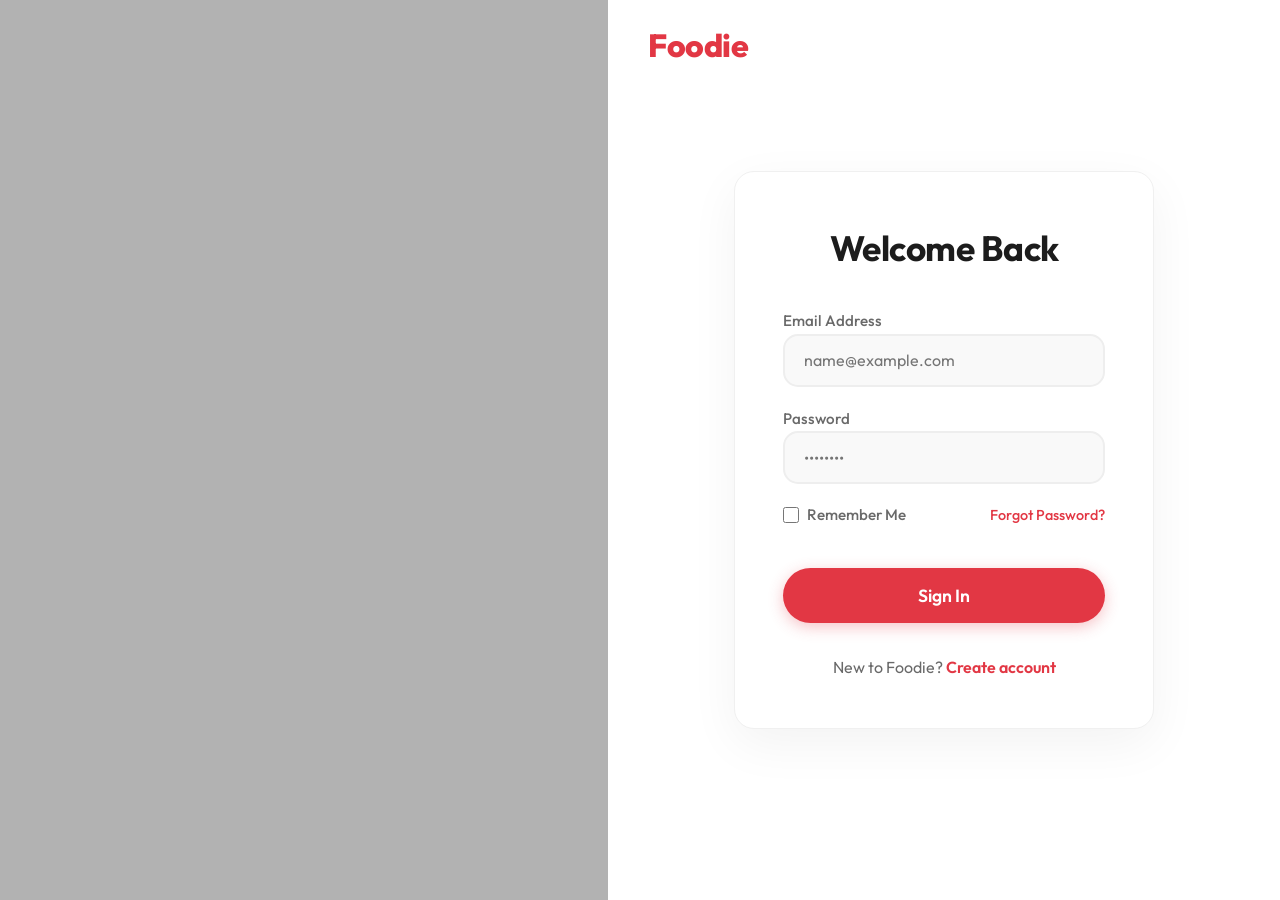
<file: Frontend/login.html>
<!DOCTYPE html>
<html lang="en">
<head>
    <meta charset="UTF-8">
    <meta name="viewport" content="width=device-width, initial-scale=1.0">
    <title>Food Delivery App - Login</title>
    <link rel="stylesheet" href="css/style.css">
    <style>
        /* Auth specific overrides */
        body {
            background-color: var(--white);
            display: block;
        }
        .auth-container {
            display: flex;
            min-height: 100vh;
        }
        .auth-image {
            flex: 1;
            background: linear-gradient(rgba(0, 0, 0, 0.3), rgba(0, 0, 0, 0.3)), url('https://images.unsplash.com/photo-1504674900247-0877df9cc836?auto=format&fit=crop&w=1000&q=80') center/cover no-repeat;
            display: none;
        }
        .auth-form-section {
            flex: 1;
            display: flex;
            flex-direction: column;
            justify-content: center;
            align-items: center;
            padding: 2rem;
            position: relative;
        }
        .auth-nav {
            position: absolute;
            top: 20px;
            left: 40px;
        }
        .auth-nav .logo {
            font-size: 2rem;
        }
        .auth-card {
            width: 100%;
            max-width: 420px;
            padding: 3rem;
            border-radius: 20px;
            background: var(--white);
            box-shadow: 0 15px 50px rgba(0,0,0,0.05);
            border: 1px solid #f0f0f0;
        }
        .auth-card h2 {
            text-align: center;
            font-size: 2.2rem;
            color: var(--secondary);
            margin-bottom: 2rem;
            letter-spacing: -0.5px;
        }
        .form-group label {
            font-size: 0.95rem;
            color: var(--text-muted);
            font-weight: 500;
        }
        .form-control {
            background: #f9f9f9;
            border-color: #eee;
            padding: 0.9rem 1.2rem;
        }
        .form-control:focus {
            background: var(--white);
            border-color: var(--primary);
            box-shadow: 0 0 0 4px rgba(226, 55, 68, 0.1);
        }
        .auth-card .btn-primary {
            width: 100%;
            padding: 1rem;
            font-size: 1.1rem;
            margin-top: 1rem;
        }
        @media (min-width: 900px) {
            .auth-image {
                display: block;
            }
        }
    </style>
</head>
<body>
    <div id="toast-container"></div>
    
    <div class="auth-container">
        <div class="auth-image"></div>
        <div class="auth-form-section">
            <div class="auth-nav">
                <a href="index.html" class="logo">Foodie</a>
            </div>
            
            <div class="auth-card">
                <h2>Welcome Back</h2>
                <form onsubmit="event.preventDefault(); window.location.href='index.html'; showToast('Logged in successfully!');">
                    <div class="form-group" style="margin-bottom: 1.2rem;">
                        <label>Email Address</label>
                        <input type="email" class="form-control" required placeholder="name@example.com">
                    </div>
                    <div class="form-group" style="margin-bottom: 1.2rem;">
                        <label>Password</label>
                        <input type="password" class="form-control" required placeholder="••••••••">
                    </div>
                    <div class="form-group" style="display: flex; justify-content: space-between; align-items: center; margin-bottom: 1.5rem;">
                        <div style="display: flex; align-items: center; gap: 8px;">
                            <input type="checkbox" id="remember" style="accent-color: var(--primary); width: 16px; height: 16px;">
                            <label for="remember" style="margin: 0; cursor: pointer;">Remember Me</label>
                        </div>
                        <a href="#" style="font-size: 0.9rem; color: var(--primary); text-decoration: none; font-weight: 500;">Forgot Password?</a>
                    </div>
                    <button type="submit" class="btn btn-primary">Sign In</button>
                </form>
                <p style="text-align: center; margin-top: 2rem; color: var(--text-muted);">
                    New to Foodie? <a href="register.html" style="color: var(--primary); font-weight: 600; text-decoration: none;">Create account</a>
                </p>
            </div>
        </div>
    </div>

    <script src="js/script.js"></script>
</body>
</html>
</file>
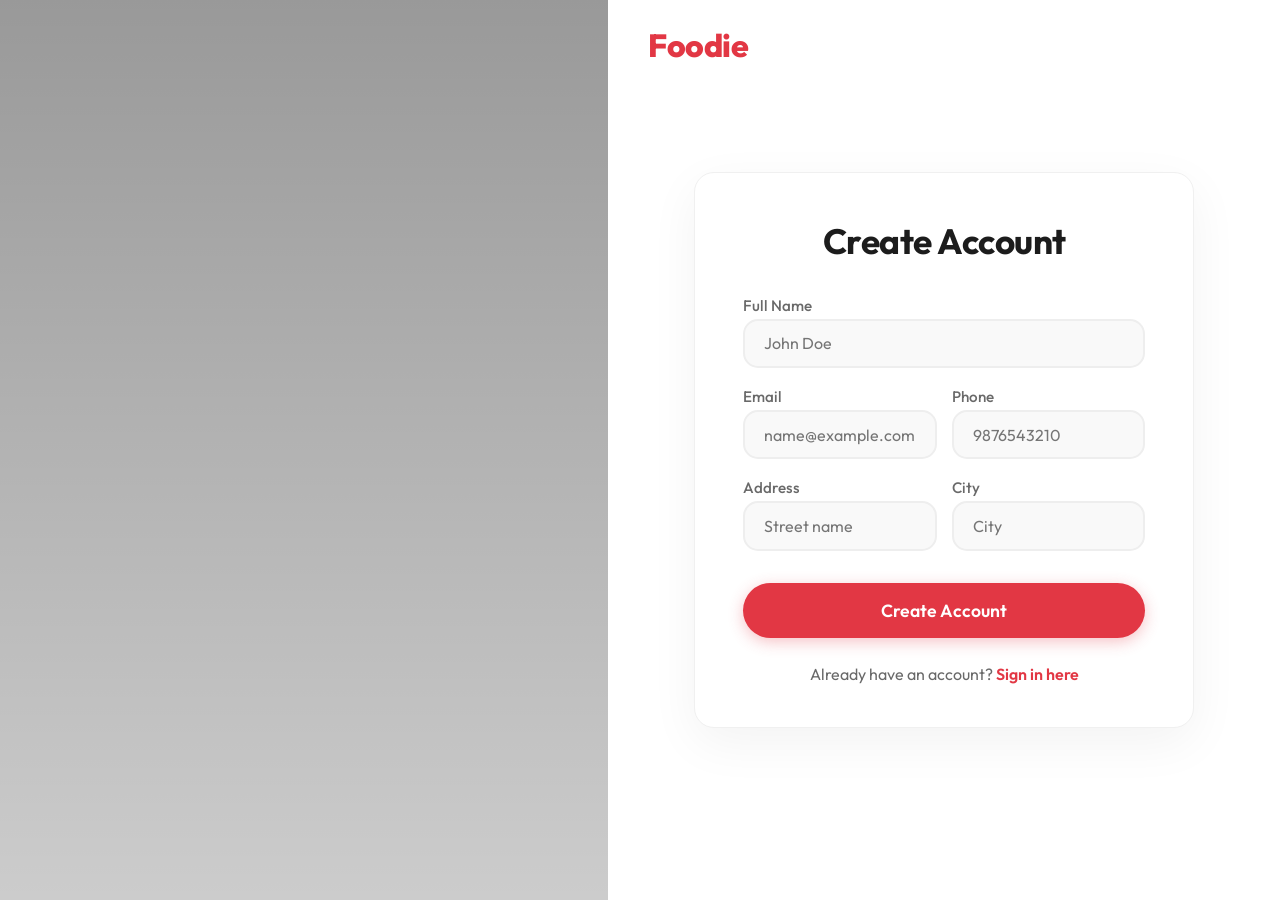
<file: Frontend/register.html>
<!DOCTYPE html>
<html lang="en">
<head>
    <meta charset="UTF-8">
    <meta name="viewport" content="width=device-width, initial-scale=1.0">
    <title>Food Delivery App - Register</title>
    <link rel="stylesheet" href="css/style.css">
    <style>
        /* Auth specific overrides */
        body {
            background-color: var(--white);
            display: block;
        }
        .auth-container {
            display: flex;
            min-height: 100vh;
        }
        .auth-image {
            flex: 1;
            background: linear-gradient(rgba(0, 0, 0, 0.4), rgba(0, 0, 0, 0.2)), url('https://images.unsplash.com/photo-1555939594-58d7cb561ad1?auto=format&fit=crop&w=1000&q=80') center/cover no-repeat;
            display: none;
        }
        .auth-form-section {
            flex: 1;
            display: flex;
            flex-direction: column;
            justify-content: center;
            align-items: center;
            padding: 2rem;
            position: relative;
        }
        .auth-nav {
            position: absolute;
            top: 20px;
            left: 40px;
        }
        .auth-nav .logo {
            font-size: 2rem;
        }
        .auth-card {
            width: 100%;
            max-width: 500px;
            padding: 2.5rem 3rem;
            border-radius: 20px;
            background: var(--white);
            box-shadow: 0 15px 50px rgba(0,0,0,0.05);
            border: 1px solid #f0f0f0;
        }
        .auth-card h2 {
            text-align: center;
            font-size: 2.2rem;
            color: var(--secondary);
            margin-bottom: 1.5rem;
            letter-spacing: -0.5px;
        }
        .form-group {
            margin-bottom: 1rem;
        }
        .form-group label {
            font-size: 0.95rem;
            color: var(--text-muted);
            font-weight: 500;
        }
        .form-control {
            background: #f9f9f9;
            border-color: #eee;
            padding: 0.8rem 1.2rem;
        }
        .form-control:focus {
            background: var(--white);
            border-color: var(--primary);
            box-shadow: 0 0 0 4px rgba(226, 55, 68, 0.1);
        }
        .auth-card .btn-primary {
            width: 100%;
            padding: 1rem;
            font-size: 1.1rem;
            margin-top: 1rem;
        }
        .row {
            display: flex;
            gap: 15px;
        }
        .col {
            flex: 1;
        }
        @media (min-width: 900px) {
            .auth-image {
                display: block;
            }
        }
    </style>
</head>
<body>
    <div id="loading-spinner" class="spinner"></div>
    <div id="toast-container"></div>
    
    <div class="auth-container">
        <div class="auth-image"></div>
        <div class="auth-form-section">
            <div class="auth-nav">
                <a href="index.html" class="logo">Foodie</a>
            </div>
            
            <div class="auth-card">
                <h2>Create Account</h2>
                <form id="register-form">
                    <div class="form-group">
                        <label>Full Name</label>
                        <input type="text" id="full_name" class="form-control" placeholder="John Doe" required>
                    </div>
                    <div class="row">
                        <div class="form-group col">
                            <label>Email</label>
                            <input type="email" id="email" class="form-control" placeholder="name@example.com" required>
                        </div>
                        <div class="form-group col">
                            <label>Phone</label>
                            <input type="text" id="phone" class="form-control" placeholder="9876543210" required>
                        </div>
                    </div>
                    <div class="row">
                        <div class="form-group col">
                            <label>Address</label>
                            <input type="text" id="address" class="form-control" placeholder="Street name" required>
                        </div>
                        <div class="form-group col">
                            <label>City</label>
                            <input type="text" id="city" class="form-control" placeholder="City" required>
                        </div>
                    </div>
                    
                    <button type="submit" class="btn btn-primary">Create Account</button>
                </form>
                <p style="text-align: center; margin-top: 1.5rem; color: var(--text-muted);">
                    Already have an account? <a href="login.html" style="color: var(--primary); font-weight: 600; text-decoration: none;">Sign in here</a>
                </p>
            </div>
        </div>
    </div>

    <script src="js/script.js"></script>
</body>
</html>
</file>
<file: Frontend/css/style.css>
@import url('https://fonts.googleapis.com/css2?family=Outfit:wght@300;400;500;600;700;800&display=swap');

:root {
    --primary: #E23744; /* Zomato/Swiggy like red */
    --primary-dark: #cb202d;
    --secondary: #1C1C1C;
    --background: #F8F9FA;
    --white: #ffffff;
    --text-main: #333333;
    --text-muted: #696969;
    --success: #219653;
    --danger: #E23744;
    --glass-bg: rgba(255, 255, 255, 0.9);
    --glass-border: rgba(255, 255, 255, 0.5);
    --shadow: 0 10px 40px rgba(0, 0, 0, 0.08);
    --shadow-hover: 0 15px 50px rgba(226, 55, 68, 0.15);
}

* {
    margin: 0;
    padding: 0;
    box-sizing: border-box;
    font-family: 'Outfit', sans-serif;
}

body {
    background-color: var(--background);
    color: var(--text-main);
    line-height: 1.6;
    min-height: 100vh;
    display: flex;
    flex-direction: column;
}

/* Navbar */
.navbar {
    background: var(--glass-bg);
    backdrop-filter: blur(20px);
    border-bottom: 1px solid var(--glass-border);
    padding: 1.2rem 5%;
    display: flex;
    justify-content: space-between;
    align-items: center;
    position: sticky;
    top: 0;
    z-index: 1000;
    box-shadow: 0 4px 20px rgba(0,0,0,0.05);
}

.logo {
    font-size: 1.8rem;
    font-weight: 800;
    color: var(--primary);
    text-decoration: none;
    letter-spacing: -0.5px;
}

.nav-links a {
    text-decoration: none;
    color: var(--text-main);
    margin-left: 2rem;
    font-weight: 500;
    font-size: 1.05rem;
    transition: color 0.3s ease;
}

.nav-links a:hover {
    color: var(--primary);
}

/* Hero Section */
.hero {
    background: linear-gradient(135deg, var(--primary) 0%, #ff6b81 100%);
    color: var(--white);
    padding: 6rem 5%;
    text-align: center;
    border-radius: 0 0 40px 40px;
    margin-bottom: 3rem;
    box-shadow: 0 10px 30px rgba(226, 55, 68, 0.3);
    position: relative;
    overflow: hidden;
}

.hero::after {
    content: '';
    position: absolute;
    top: 0; left: 0; right: 0; bottom: 0;
    background: url('https://www.transparenttextures.com/patterns/food.png');
    opacity: 0.1;
}

.hero h1 {
    font-size: 3.5rem;
    font-weight: 800;
    margin-bottom: 1rem;
    letter-spacing: -1px;
    position: relative;
    z-index: 2;
}

.hero p {
    font-size: 1.2rem;
    font-weight: 400;
    opacity: 0.9;
    margin-bottom: 2rem;
    position: relative;
    z-index: 2;
}

/* Container */
.container {
    padding: 2rem 5%;
    flex: 1;
}

h2 {
    font-size: 2.2rem;
    font-weight: 700;
    margin-bottom: 1.5rem;
    color: var(--secondary);
}

/* Buttons */
.btn {
    padding: 0.8rem 1.8rem;
    border: none;
    border-radius: 30px;
    cursor: pointer;
    font-weight: 600;
    font-size: 1rem;
    transition: all 0.3s cubic-bezier(0.25, 0.8, 0.25, 1);
}

.btn-primary {
    background-color: var(--primary);
    color: var(--white);
    box-shadow: 0 4px 15px rgba(226, 55, 68, 0.3);
}

.btn-primary:hover {
    transform: translateY(-3px);
    background-color: var(--primary-dark);
    box-shadow: 0 8px 25px rgba(226, 55, 68, 0.4);
}

/* Card Grids */
.grid {
    display: grid;
    grid-template-columns: repeat(auto-fill, minmax(300px, 1fr));
    gap: 2.5rem;
    margin-top: 1rem;
}

.card {
    background: var(--white);
    border-radius: 20px;
    overflow: hidden;
    box-shadow: var(--shadow);
    transition: all 0.3s cubic-bezier(0.25, 0.8, 0.25, 1);
    position: relative;
    display: flex;
    flex-direction: column;
}

.card:hover {
    transform: translateY(-8px);
    box-shadow: var(--shadow-hover);
}

.card-img {
    width: 100%;
    height: 220px;
    object-fit: cover;
    border-bottom: 1px solid #f0f0f0;
}

.card-body {
    padding: 1.5rem;
    flex: 1;
    display: flex;
    flex-direction: column;
}

.card h3 {
    margin-bottom: 0.5rem;
    color: var(--secondary);
    font-size: 1.4rem;
    font-weight: 700;
}

.card p {
    color: var(--text-muted);
    font-size: 0.95rem;
    margin-bottom: 0.5rem;
}

.card-footer {
    margin-top: auto;
    padding-top: 1rem;
    display: flex;
    justify-content: space-between;
    align-items: center;
    border-top: 1px solid #f0f0f0;
}

.badge {
    display: inline-block;
    padding: 0.4rem 1rem;
    border-radius: 20px;
    font-size: 0.8rem;
    font-weight: 700;
    text-transform: uppercase;
    letter-spacing: 0.5px;
}
.badge.available { background: #E8F5E9; color: #2E7D32; }
.badge.out-of-stock { background: #FFEBEE; color: #C62828; }
.badge.rating { background: var(--primary); color: white; }

/* Search & Inputs */
.form-control {
    width: 100%;
    padding: 1rem 1.5rem;
    border: 2px solid #eaeaea;
    border-radius: 15px;
    font-size: 1rem;
    transition: border-color 0.3s;
    background: var(--white);
}
.form-control:focus {
    outline: none;
    border-color: var(--primary);
}

/* PhonePe Modal */
.modal-overlay {
    display: none;
    position: fixed;
    top: 0; left: 0; width: 100%; height: 100%;
    background: rgba(0,0,0,0.6);
    backdrop-filter: blur(5px);
    z-index: 2000;
    justify-content: center;
    align-items: center;
}

.phonepe-modal {
    background: white;
    width: 90%;
    max-width: 400px;
    border-radius: 24px;
    padding: 2rem;
    text-align: center;
    box-shadow: 0 20px 60px rgba(0,0,0,0.2);
    position: relative;
    animation: modalPop 0.4s cubic-bezier(0.175, 0.885, 0.32, 1.275);
}

@keyframes modalPop {
    from { opacity: 0; transform: scale(0.8); }
    to { opacity: 1; transform: scale(1); }
}

.phonepe-logo {
    width: 150px;
    margin-bottom: 1rem;
}

.qr-code {
    width: 200px;
    height: 200px;
    background: url('https://upload.wikimedia.org/wikipedia/commons/d/d0/QR_code_for_mobile_English_Wikipedia.svg') no-repeat center center;
    background-size: cover;
    margin: 1rem auto;
    border: 10px solid white;
    box-shadow: 0 4px 15px rgba(0,0,0,0.1);
    border-radius: 12px;
}

.payment-loader {
    display: none;
    margin: 2rem auto;
}
.payment-loader div {
    width: 50px;
    height: 50px;
    border: 5px solid #eaeaea;
    border-top-color: #5f259f; /* PhonePe Purple */
    border-radius: 50%;
    animation: spin 1s infinite linear;
}

/* Toasts */
#toast-container {
    position: fixed;
    bottom: 30px;
    right: 30px;
    z-index: 9999;
}
.toast {
    background: var(--secondary);
    color: white;
    padding: 1.2rem 2rem;
    border-radius: 12px;
    font-weight: 500;
    margin-top: 15px;
    box-shadow: 0 10px 30px rgba(0,0,0,0.2);
    opacity: 0;
    transform: translateX(100%);
    animation: slideInRight 0.4s cubic-bezier(0.25, 0.8, 0.25, 1) forwards, slideOutRight 0.4s cubic-bezier(0.25, 0.8, 0.25, 1) forwards 3s;
}

@keyframes slideInRight {
    to { opacity: 1; transform: translateX(0); }
}
@keyframes slideOutRight {
    to { opacity: 0; transform: translateX(100%); }
}

/* Spinner */
.spinner {
    display: none;
    width: 50px;
    height: 50px;
    border: 5px solid #f3f3f3;
    border-top: 5px solid var(--primary);
    border-radius: 50%;
    animation: spin 1s linear infinite;
    margin: 40px auto;
}
@keyframes spin { 0% { transform: rotate(0deg); } 100% { transform: rotate(360deg); } }

/* Footer */
footer {
    background: var(--secondary);
    color: white;
    text-align: center;
    padding: 3rem 5%;
    margin-top: auto;
}

/* Tables */
table {
    width: 100%;
    border-collapse: separate;
    border-spacing: 0;
    background: white;
    border-radius: 15px;
    overflow: hidden;
    box-shadow: var(--shadow);
}
th, td {
    padding: 1.2rem 1.5rem;
    text-align: left;
    border-bottom: 1px solid #f5f5f5;
}
th {
    background: #f8f9fa;
    color: var(--text-muted);
    font-weight: 600;
    text-transform: uppercase;
    font-size: 0.85rem;
    letter-spacing: 1px;
}
tr:last-child td { border-bottom: none; }
</file>
